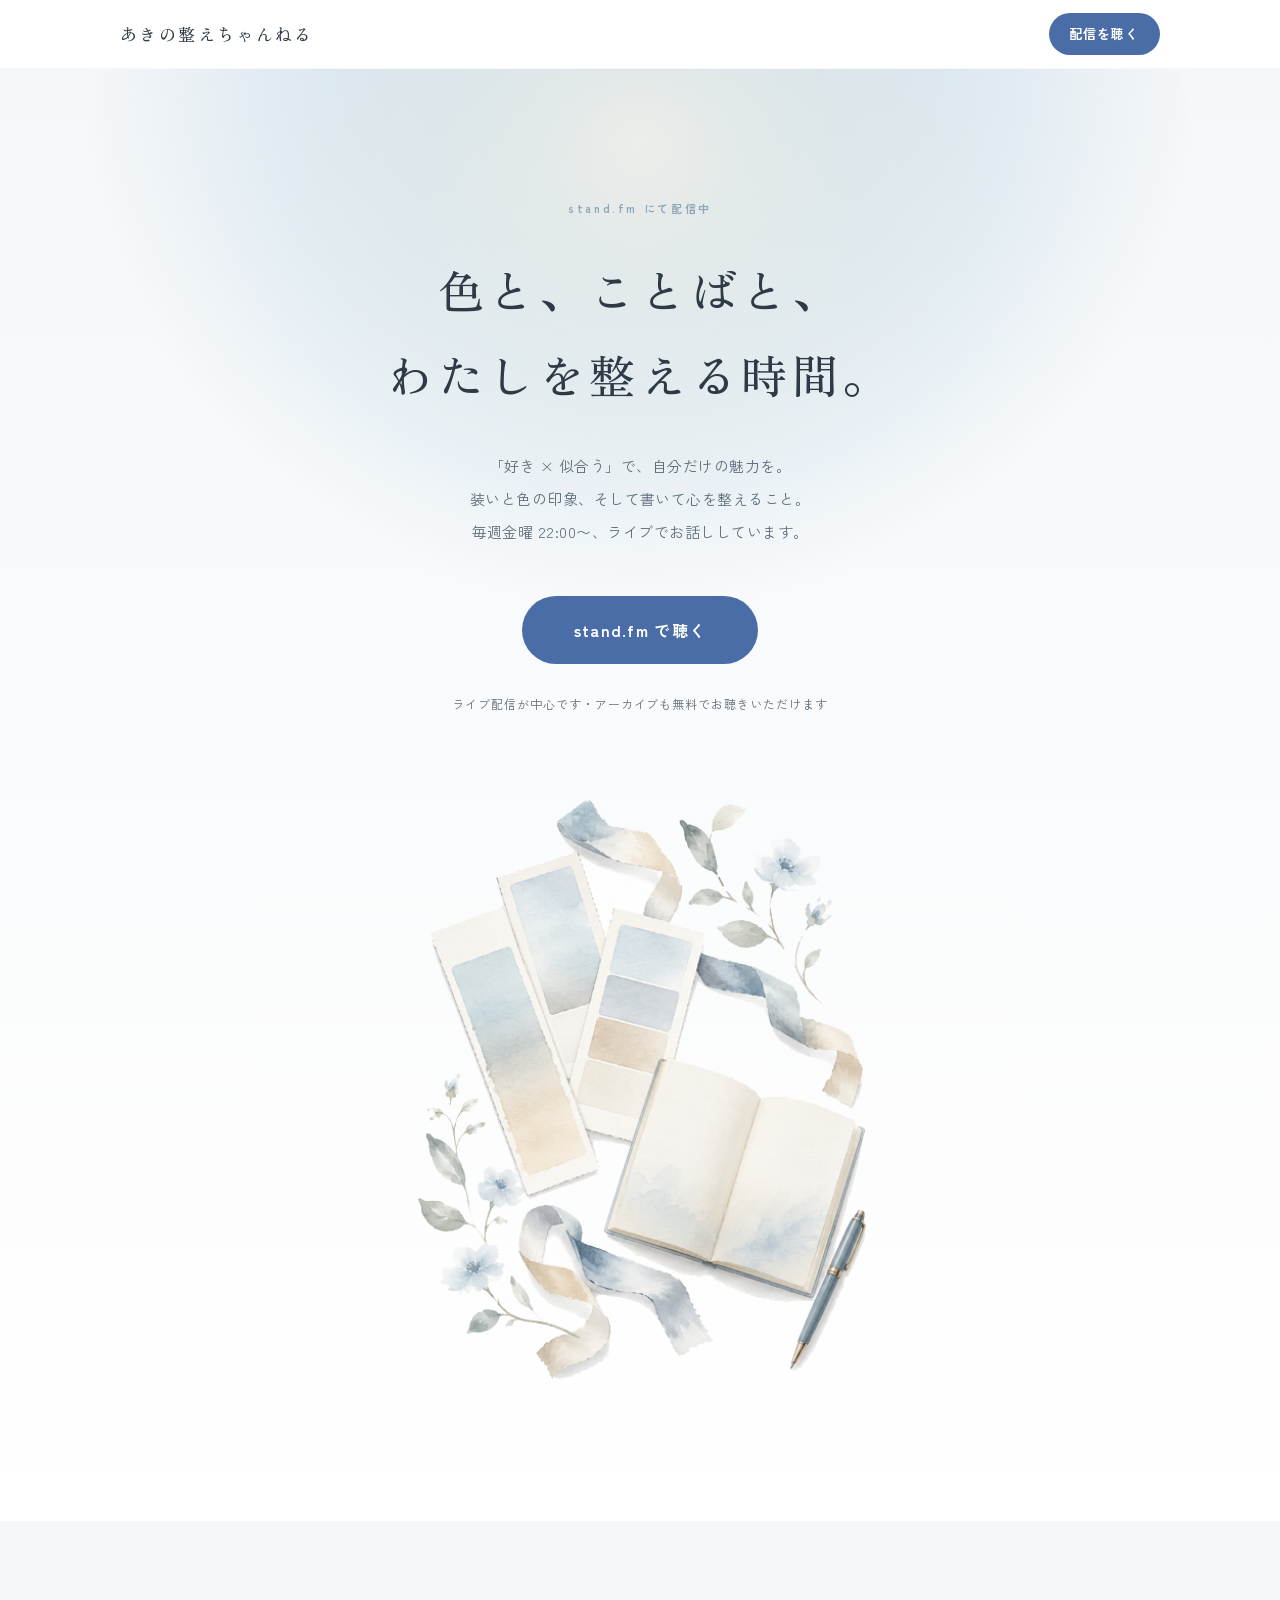
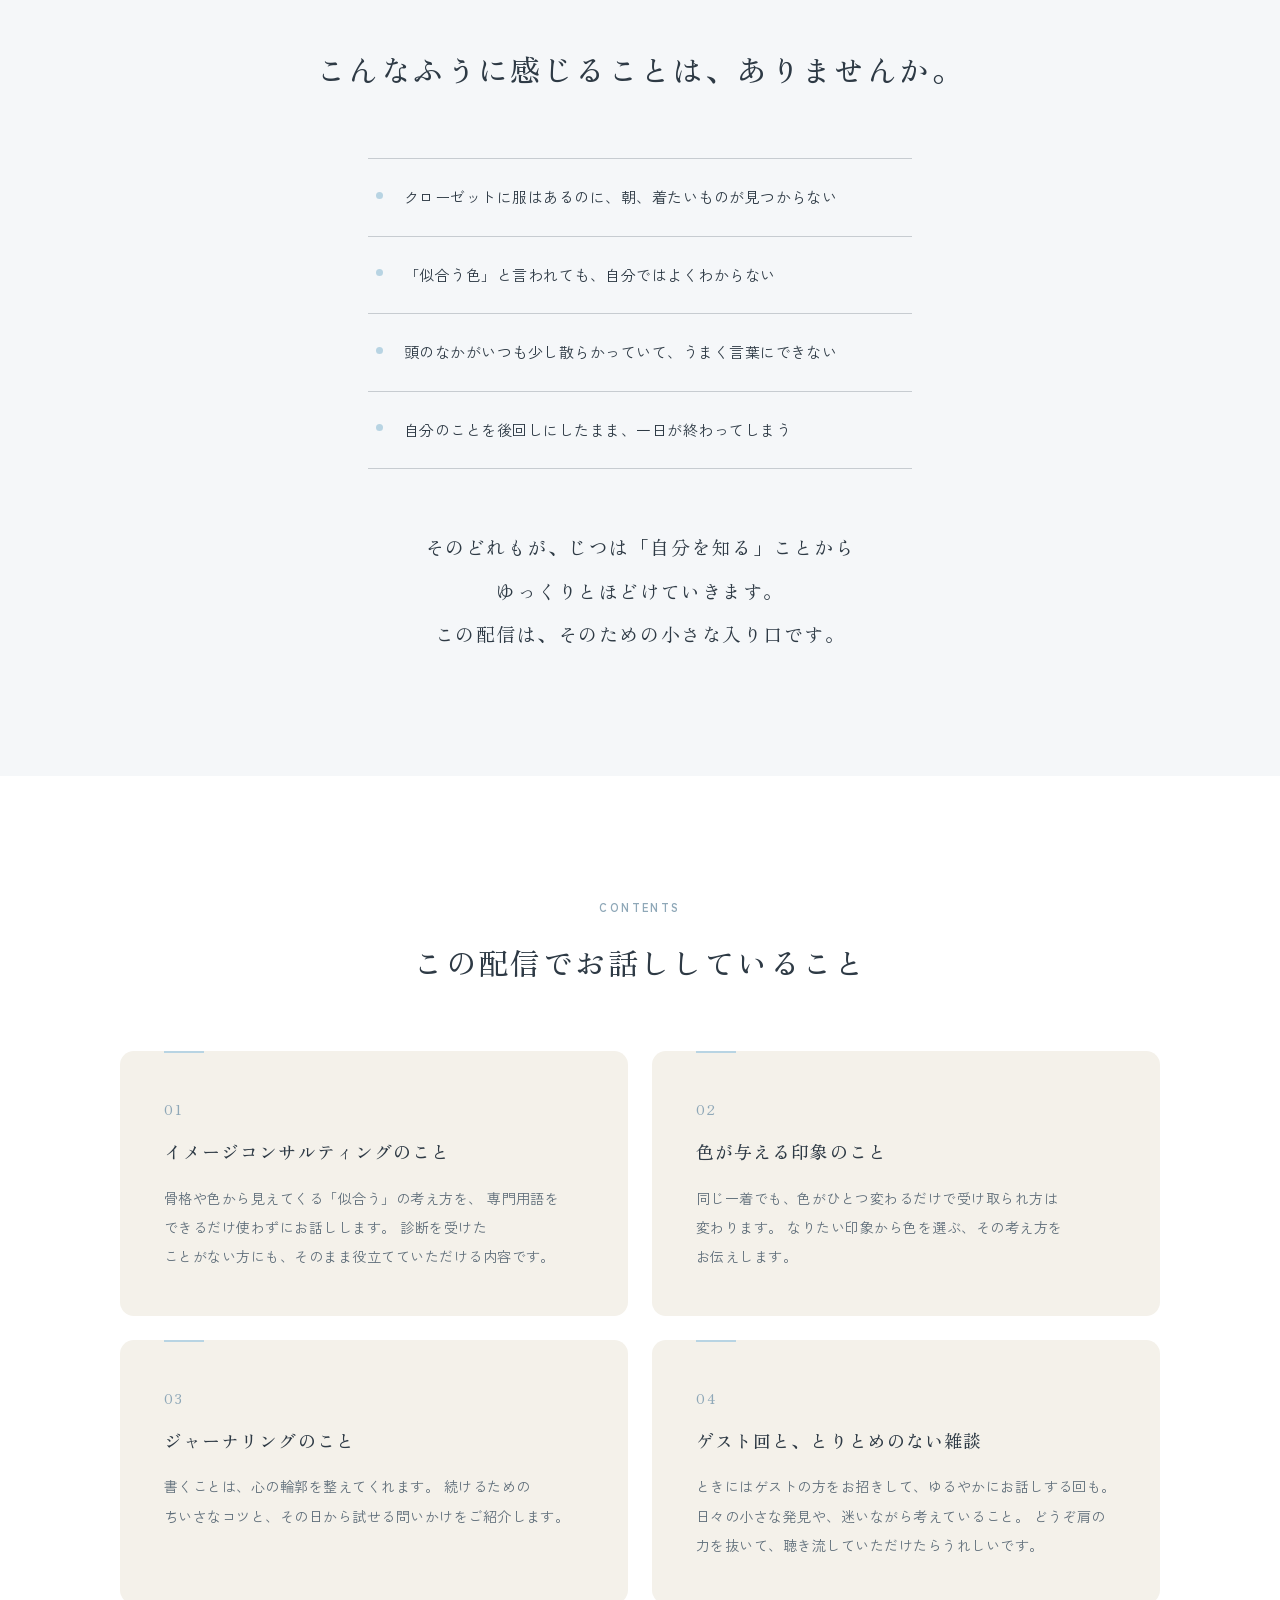
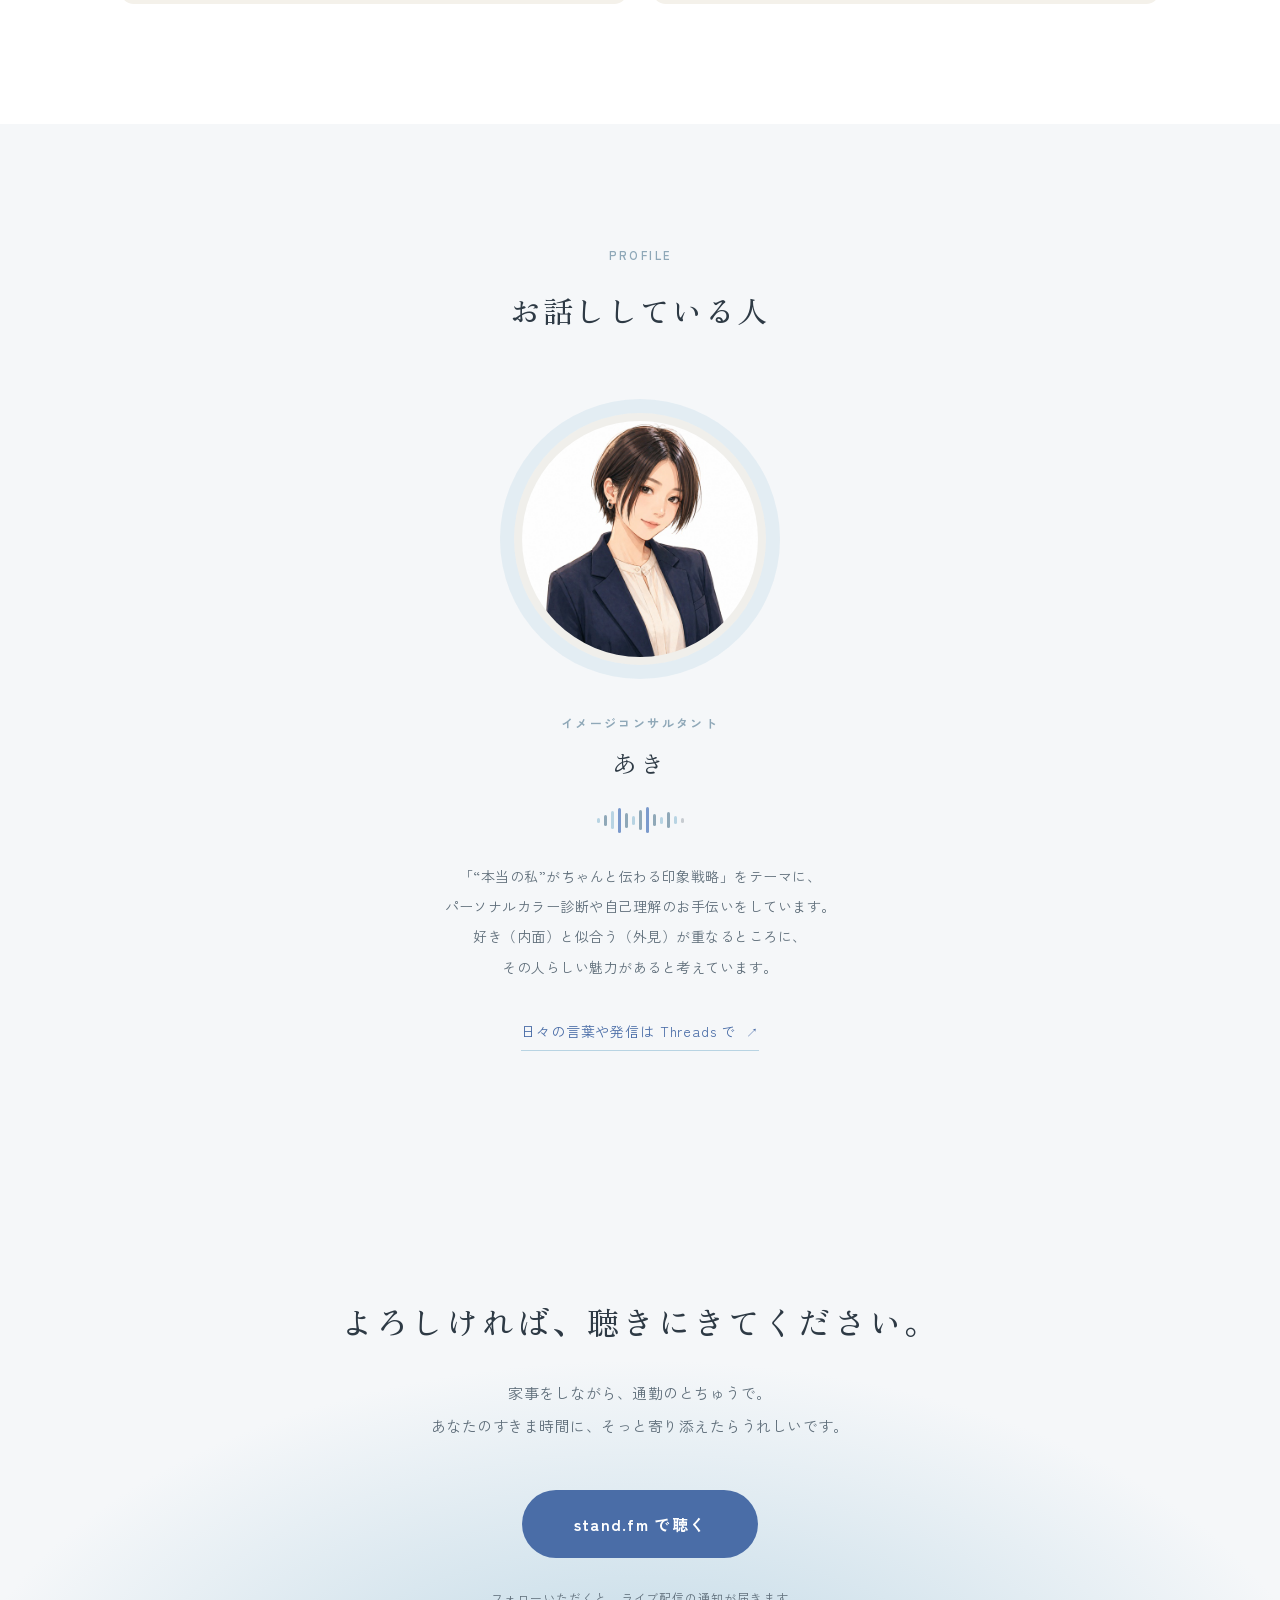
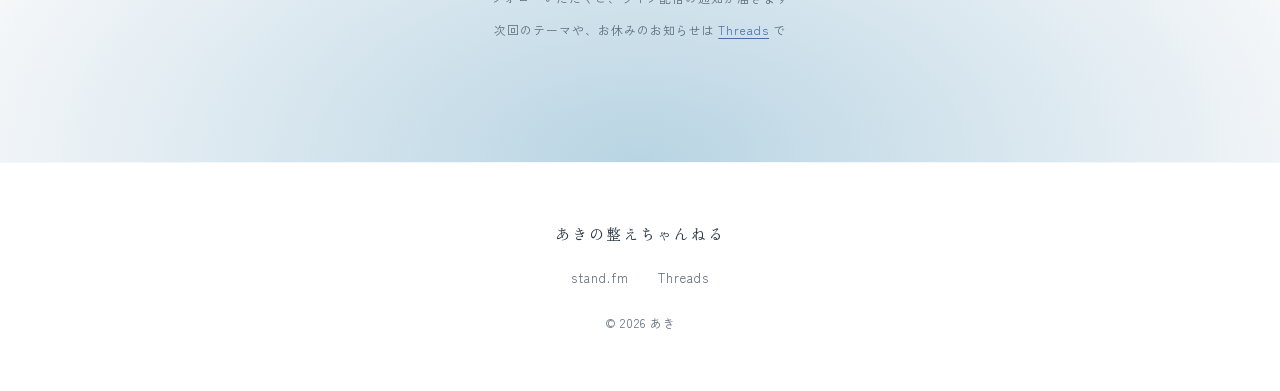
<file: index.html>
<!DOCTYPE html>
<html lang="ja">
<head>
  <meta charset="UTF-8">
  <meta name="viewport" content="width=device-width, initial-scale=1">

  <title>あきの整えちゃんねる｜色と、ことばと、わたしを整える時間</title>
  <meta name="description" content="「好き×似合う」で自分だけの魅力を。ファッションと色の印象、そして書いて心を整えること。イメージコンサルタントあきが、stand.fm でお話ししています。">

  <!-- OGP。og:image はSNSのクローラが解決できるよう絶対URLで指定します -->
  <meta property="og:site_name" content="あきの整えちゃんねる">
  <meta property="og:title" content="あきの整えちゃんねる｜色と、ことばと、わたしを整える時間">
  <meta property="og:description" content="「好き×似合う」で自分だけの魅力を。ファッションと色の印象、書いて心を整えること。stand.fm で配信中です。">
  <meta property="og:type" content="website">
  <meta property="og:url" content="https://akiimekon-standfm-lp.vercel.app/">
  <meta property="og:image" content="https://akiimekon-standfm-lp.vercel.app/ogp.jpg">
  <meta property="og:image:width" content="1200">
  <meta property="og:image:height" content="630">
  <meta property="og:locale" content="ja_JP">
  <meta name="twitter:card" content="summary_large_image">
  <link rel="canonical" href="https://akiimekon-standfm-lp.vercel.app/">

  <!-- WEBフォント（どの端末でも同じ書体で表示されます）
       見出し＝Zen Old Mincho（上品な明朝）／本文＝Zen Kaku Gothic New（やさしいゴシック） -->
  <link rel="preconnect" href="https://fonts.googleapis.com">
  <link rel="preconnect" href="https://fonts.gstatic.com" crossorigin>
  <link href="https://fonts.googleapis.com/css2?family=Zen+Kaku+Gothic+New:wght@400;500;700&family=Zen+Old+Mincho:wght@400;500;600&display=swap" rel="stylesheet">

  <link rel="stylesheet" href="styles.css">
</head>
<body>

<header class="site-header">
  <div class="container header-inner">
    <a href="#hero" class="logo">あきの整えちゃんねる</a>
    <a href="https://stand.fm/channels/6a38f52ef16ae5c2da4b3464" class="btn btn-sm" target="_blank" rel="noopener">配信を聴く</a>
  </div>
</header>

<main>

  <!-- ==================== ① ヒーロー ==================== -->
  <section id="hero" class="hero">
    <div class="container container-narrow">
      <p class="eyebrow">stand.fm にて配信中</p>
      <h1 class="hero-title">色と、ことばと、<br>わたしを整える時間。</h1>
      <p class="hero-lead">
        「好き × 似合う」で、自分だけの魅力を。<br>
        装いと色の印象、そして書いて心を整えること。<br class="br-pc">
        毎週金曜 22:00〜、ライブでお話ししています。
      </p>
      <div class="hero-actions">
        <a href="https://stand.fm/channels/6a38f52ef16ae5c2da4b3464" class="btn btn-lg" target="_blank" rel="noopener">stand.fm で聴く</a>
      </div>
      <p class="hero-note">ライブ配信が中心です・アーカイブも無料でお聴きいただけます</p>
      <div class="hero-image">
        <img src="images/hero.png" width="450" height="600"
             alt="色見本のカードとリボン、開いたノートとペン、青い水彩の花" fetchpriority="high">
      </div>
    </div>
  </section>

  <!-- ==================== ② 共感 ==================== -->
  <section id="empathy" class="section section-tinted">
    <div class="container container-narrow">
      <h2 class="section-title">こんなふうに感じることは、<br class="br-sp">ありませんか。</h2>

      <ul class="empathy-list">
        <li>クローゼットに服はあるのに、朝、着たいものが見つからない</li>
        <li>「似合う色」と言われても、自分ではよくわからない</li>
        <li>頭のなかがいつも少し散らかっていて、うまく言葉にできない</li>
        <li>自分のことを後回しにしたまま、一日が終わってしまう</li>
      </ul>

      <p class="empathy-bridge">
        そのどれもが、じつは「自分を知る」ことから<br>ゆっくりとほどけていきます。<br>
        この配信は、そのための小さな入り口です。
      </p>
    </div>
  </section>

  <!-- ==================== ③ 内容 ==================== -->
  <section id="contents" class="section">
    <div class="container">
      <p class="section-eyebrow">CONTENTS</p>
      <h2 class="section-title">この配信で<br class="br-sp">お話ししていること</h2>

      <div class="topic-grid">
        <article class="topic">
          <span class="topic-num">01</span>
          <h3>イメージコンサルティングのこと</h3>
          <p>
            骨格や色から見えてくる「似合う」の考え方を、
            専門用語をできるだけ使わずにお話しします。
            診断を受けたことがない方にも、そのまま役立てていただける内容です。
          </p>
        </article>

        <article class="topic">
          <span class="topic-num">02</span>
          <h3>色が与える印象のこと</h3>
          <p>
            同じ一着でも、色がひとつ変わるだけで受け取られ方は変わります。
            なりたい印象から色を選ぶ、その考え方をお伝えします。
          </p>
        </article>

        <article class="topic">
          <span class="topic-num">03</span>
          <h3>ジャーナリングのこと</h3>
          <p>
            書くことは、心の輪郭を整えてくれます。
            続けるためのちいさなコツと、その日から試せる問いかけをご紹介します。
          </p>
        </article>

        <article class="topic">
          <span class="topic-num">04</span>
          <h3>ゲスト回と、とりとめのない雑談</h3>
          <p>
            ときにはゲストの方をお招きして、ゆるやかにお話しする回も。
            日々の小さな発見や、迷いながら考えていること。
            どうぞ肩の力を抜いて、聴き流していただけたらうれしいです。
          </p>
        </article>
      </div>
    </div>
  </section>

  <!-- ==================== プロフィール ==================== -->
  <section id="profile" class="section section-tinted">
    <div class="container container-narrow">
      <p class="section-eyebrow">PROFILE</p>
      <h2 class="section-title">お話ししている人</h2>

      <div class="profile">
        <!-- 円形の写真のまわりに、音が広がるようなリングを重ねています -->
        <div class="profile-photo">
          <span class="ring ring-1" aria-hidden="true"></span>
          <span class="ring ring-2" aria-hidden="true"></span>
          <img src="profile.jpg" width="280" height="280"
               alt="あき｜イメージコンサルタント" decoding="async">
        </div>

        <p class="profile-role">イメージコンサルタント</p>
        <p class="profile-name">あき</p>

        <div class="wave" aria-hidden="true">
          <i></i><i></i><i></i><i></i><i></i><i></i><i></i>
          <i></i><i></i><i></i><i></i><i></i><i></i>
        </div>

        <p class="profile-bio">
          「“本当の私”がちゃんと伝わる印象戦略」をテーマに、<br class="br-pc">
          パーソナルカラー診断や自己理解のお手伝いをしています。<br class="br-pc">
          好き（内面）と似合う（外見）が重なるところに、<br class="br-pc">
          その人らしい魅力があると考えています。
        </p>

        <a class="link-threads" href="https://www.threads.com/@aki.imecon"
           target="_blank" rel="noopener">
          日々の言葉や発信は Threads で
        </a>
      </div>
    </div>
  </section>

  <!-- ==================== ④ CTA ==================== -->
  <section id="listen" class="cta">
    <div class="container container-narrow">
      <h2 class="cta-title">よろしければ、<br class="br-sp">聴きにきてください。</h2>
      <p class="cta-lead">
        家事をしながら、通勤のとちゅうで。<br>
        あなたのすきま時間に、そっと寄り添えたらうれしいです。
      </p>
      <a href="https://stand.fm/channels/6a38f52ef16ae5c2da4b3464" class="btn btn-lg" target="_blank" rel="noopener">stand.fm で聴く</a>
      <p class="cta-note">フォローいただくと、ライブ配信の通知が届きます</p>
      <p class="cta-sub">
        次回のテーマや、お休みのお知らせは
        <a href="https://www.threads.com/@aki.imecon" target="_blank" rel="noopener">Threads</a>
        で
      </p>
    </div>
  </section>

</main>

<!-- スクロールに合わせて、要素をふわっと表示します（さりげない動き1種類だけ） -->
<script>
  (function () {
    var reduce = window.matchMedia && window.matchMedia('(prefers-reduced-motion: reduce)').matches;
    var targets = document.querySelectorAll(
      '.hero-title, .hero-lead, .hero-actions, .hero-note, .hero-image,' +
      '.section-eyebrow, .section-title, .empathy-list, .empathy-bridge,' +
      '.topic, .profile, .cta-title, .cta-lead, #listen .btn, .cta-note, .cta-sub'
    );
    // 動きを控える設定・古い環境では、そのまま表示（何もしない）
    if (reduce || !('IntersectionObserver' in window)) return;

    targets.forEach(function (el) { el.classList.add('reveal'); });

    var io = new IntersectionObserver(function (entries) {
      entries.forEach(function (entry) {
        if (entry.isIntersecting) {
          entry.target.classList.add('is-visible');
          io.unobserve(entry.target);
        }
      });
    }, { threshold: 0.12, rootMargin: '0px 0px -8% 0px' });

    targets.forEach(function (el) { io.observe(el); });
  })();
</script>

<footer class="site-footer">
  <div class="container">
    <p class="footer-name">あきの整えちゃんねる</p>
    <p class="footer-links">
      <a href="https://stand.fm/channels/6a38f52ef16ae5c2da4b3464" target="_blank" rel="noopener">stand.fm</a>
      <a href="https://www.threads.com/@aki.imecon" target="_blank" rel="noopener">Threads</a>
    </p>
    <p class="copyright">&copy; 2026 あき</p>
  </div>
</footer>

</body>
</html>
</file>
<file: styles.css>
/* =========================================================
   カラーパレット
   ここの値を変えるとサイト全体の色が変わります
   ========================================================= */
:root {
  --pale-blue:   #B8D4E3;  /* メイン    ペールブルー   */
  --misty-white: #F5F7F9;  /* サブ      ミスティホワイト */
  --soft-gray:   #C7CCD1;  /* アクセント ソフトグレー   */
  --dusty-blue:  #8FA8B8;  /* アクセント ダスティブルー */
  --pearl-white: #F4F1EA;  /* アクセント パールホワイト */
  --cta:         #7B9ACC;  /* CTA・リンク コーンフラワーブルー */

  /* --cta を白文字の上に敷くと明るすぎて読めないため（コントラスト比 2.9:1）、
     ボタンの塗りとリンク文字には同系統を暗くした値を使用しています（5.2:1）。
     見出しの装飾や罫線などには --cta をそのまま使っています。 */
  --cta-deep:    #4A6DA7;
  --cta-darker:  #3C5C90;

  --ink:         #2E3A45;  /* 本文 */
  --ink-muted:   #5F6E7A;  /* 補足文 */

  --container:   1040px;
  --radius:      14px;

  --font-serif:  "Zen Old Mincho", "Hiragino Mincho ProN", "Yu Mincho",
                 "YuMincho", "Noto Serif JP", serif;
  --font-sans:   "Zen Kaku Gothic New", "Hiragino Sans", "Noto Sans JP",
                 "Yu Gothic", -apple-system, BlinkMacSystemFont, sans-serif;
}

/* パレットが淡色前提のため、ライトテーマに固定しています */
html { color-scheme: light; }

/* ========================= ベース ========================= */
* { box-sizing: border-box; }
html { scroll-behavior: smooth; }

body {
  margin: 0;
  font-family: var(--font-sans);
  font-size: 16px;
  line-height: 2;
  color: var(--ink);
  background: #fff;
  letter-spacing: 0.03em;
  -webkit-font-smoothing: antialiased;
}

img { max-width: 100%; height: auto; display: block; }

/* 日本語を文節単位で折り返す（「パーソナルカ／ラー診断」のような
   語中での改行を防ぎます）。未対応ブラウザでは通常の折り返しになります。 */
.hero-lead,
.empathy-list li,
.empathy-bridge,
.topic p,
.profile-bio,
.cta-lead {
  word-break: auto-phrase;
}

.container {
  width: min(100% - 2.5rem, var(--container));
  margin-inline: auto;
}
.container-narrow { width: min(100% - 2.5rem, 660px); }

.section { padding: clamp(4.5rem, 11vw, 7.5rem) 0; }
.section-tinted { background: var(--misty-white); }

.section-eyebrow {
  margin: 0 0 1rem;
  text-align: center;
  font-size: 0.6875rem;
  font-weight: 600;
  letter-spacing: 0.22em;
  color: var(--dusty-blue);
}

.section-title {
  margin: 0 0 clamp(2.5rem, 6vw, 3.75rem);
  font-family: var(--font-serif);
  font-size: clamp(1.375rem, 3.6vw, 1.875rem);
  font-weight: 500;
  line-height: 1.9;
  letter-spacing: 0.08em;
  text-align: center;
}

/* スマートフォンでのみ改行させる */
.br-sp { display: none; }
@media (max-width: 640px) { .br-sp { display: inline; } }

/* パソコンでのみ改行させる（文末が一行に孤立するのを防ぐため） */
.br-pc { display: inline; }
@media (max-width: 640px) { .br-pc { display: none; } }

/* ========================= ボタン ========================= */
.btn {
  display: inline-block;
  padding: 0.85em 2.4em;
  border: 1px solid transparent;
  border-radius: 999px;
  background: var(--cta-deep);
  color: #fff;
  font-family: var(--font-sans);
  font-size: 0.9375rem;
  font-weight: 600;
  letter-spacing: 0.08em;
  text-decoration: none;
  text-align: center;
  transition: background 0.3s ease, box-shadow 0.3s ease, transform 0.3s ease;
}
.btn:hover {
  background: var(--cta-darker);
  box-shadow: 0 10px 24px rgba(74, 109, 167, 0.22);
  transform: translateY(-2px);
}
.btn:focus-visible {
  outline: 2px solid var(--cta-deep);
  outline-offset: 3px;
}
.btn-sm { padding: 0.55em 1.5em; font-size: 0.8125rem; }
.btn-lg { padding: 1.05em 3.2em; font-size: 1rem; }

/* ========================= ヘッダー ========================= */
.site-header {
  position: sticky;
  top: 0;
  z-index: 50;
  background: rgba(255, 255, 255, 0.82);
  backdrop-filter: blur(12px);
  border-bottom: 1px solid var(--misty-white);
}
.header-inner {
  display: flex;
  align-items: center;
  justify-content: space-between;
  gap: 1rem;
  min-height: 68px;
}
.logo {
  font-family: var(--font-serif);
  font-size: 1.0625rem;
  font-weight: 500;
  letter-spacing: 0.14em;
  color: var(--ink);
  text-decoration: none;
}

/* ========================= ① ヒーロー ========================= */
.hero {
  position: relative;
  overflow: hidden;
  padding: clamp(3rem, 10vw, 9rem) 0 clamp(4.5rem, 12vw, 8rem);
  text-align: center;
  background:
    radial-gradient(70% 60% at 50% 0%, var(--pale-blue) 0%, transparent 62%),
    linear-gradient(180deg, var(--misty-white) 0%, #fff 100%);
}

/* 背景に浮かぶ、やわらかな円 */
.hero::before {
  content: "";
  position: absolute;
  top: -22%;
  left: 50%;
  width: min(120vw, 780px);
  aspect-ratio: 1;
  transform: translateX(-50%);
  border-radius: 50%;
  background: radial-gradient(circle, rgba(244, 241, 234, 0.85) 0%, transparent 66%);
  pointer-events: none;
}
.hero > .container { position: relative; }

.eyebrow {
  margin: 0 0 1.75rem;
  font-size: 0.6875rem;
  font-weight: 600;
  letter-spacing: 0.24em;
  color: var(--dusty-blue);
}

.hero-title {
  margin: 0 0 2rem;
  font-family: var(--font-serif);
  font-size: clamp(1.75rem, 5.6vw, 2.875rem);
  font-weight: 500;
  line-height: 1.85;
  letter-spacing: 0.1em;
}

.hero-lead {
  margin: 0 auto 3rem;
  max-width: 34rem;
  font-size: 0.9375rem;
  line-height: 2.2;
  color: var(--ink-muted);
}

.hero-actions { display: flex; justify-content: center; }

.hero-note {
  margin: 1.75rem 0 0;
  font-size: 0.75rem;
  letter-spacing: 0.08em;
  color: var(--ink-muted);
}

/* ボタンの下に、雰囲気を添える水彩イラスト（背景は切り抜き済み） */
.hero-image {
  margin: clamp(2.5rem, 6vw, 4rem) auto 0;
  max-width: 460px;
}
.hero-image img { width: 100%; }

/* ========================= ② 共感 ========================= */
.empathy-list {
  max-width: 34rem;
  margin: 0 auto;
  padding: 0;
  list-style: none;
}
.empathy-list li {
  position: relative;
  padding: 1.5rem 0 1.5rem 2.25rem;
  border-bottom: 1px solid var(--soft-gray);
  font-size: 0.9375rem;
  line-height: 1.9;
}
.empathy-list li:first-child { border-top: 1px solid var(--soft-gray); }

/* 行頭のちいさな円 */
.empathy-list li::before {
  content: "";
  position: absolute;
  top: 2.05rem;
  left: 0.5rem;
  width: 7px;
  height: 7px;
  border-radius: 50%;
  background: var(--pale-blue);
}

.empathy-bridge {
  margin: clamp(2.5rem, 6vw, 3.5rem) 0 0;
  text-align: center;
  font-family: var(--font-serif);
  font-size: clamp(1rem, 2.6vw, 1.1875rem);
  line-height: 2.3;
  letter-spacing: 0.08em;
  color: var(--ink);
}

/* ========================= ③ 内容 ========================= */
/* 4項目を 2×2 に配置。1列あまるのを避けるため auto-fit は使いません */
.topic-grid {
  display: grid;
  gap: 1.5rem;
  grid-template-columns: repeat(2, 1fr);
}
@media (max-width: 720px) {
  .topic-grid { grid-template-columns: 1fr; }
}

.topic {
  position: relative;
  padding: clamp(2rem, 4vw, 2.75rem);
  background: var(--pearl-white);
  border-radius: var(--radius);
}

/* 上辺のアクセントライン */
.topic::before {
  content: "";
  position: absolute;
  top: 0;
  left: clamp(2rem, 4vw, 2.75rem);
  width: 2.5rem;
  height: 2px;
  background: var(--pale-blue);
}

.topic-num {
  display: block;
  margin-bottom: 0.75rem;
  font-family: var(--font-serif);
  font-size: 0.875rem;
  letter-spacing: 0.16em;
  color: var(--dusty-blue);
}

.topic h3 {
  margin: 0 0 1rem;
  font-family: var(--font-serif);
  font-size: 1.125rem;
  font-weight: 500;
  line-height: 1.8;
  letter-spacing: 0.06em;
}

.topic p {
  margin: 0;
  font-size: 0.875rem;
  line-height: 2.1;
  color: var(--ink-muted);
}

/* ========================= プロフィール ========================= */
.profile { text-align: center; }

.profile-photo {
  position: relative;
  width: 280px;
  height: 280px;
  margin: 0 auto 2rem;
  display: grid;
  place-items: center;
}

/* 音がひろがっていくような、二重のやわらかいリング */
.profile-photo .ring {
  position: absolute;
  border-radius: 50%;
  pointer-events: none;
}
.profile-photo .ring-1 {
  inset: 0;
  background: var(--pale-blue);
  opacity: 0.3;
}
.profile-photo .ring-2 {
  inset: 14px;
  background: var(--pearl-white);
  opacity: 0.8;
}

.profile-photo img {
  position: relative;
  width: 236px;
  height: 236px;
  border-radius: 50%;
  object-fit: cover;
  object-position: 50% 20%;
}

.profile-role {
  margin: 0 0 0.25rem;
  font-size: 0.75rem;
  font-weight: 600;
  letter-spacing: 0.2em;
  color: var(--dusty-blue);
}

.profile-name {
  margin: 0 0 1.25rem;
  font-family: var(--font-serif);
  font-size: 1.5rem;
  letter-spacing: 0.16em;
}

.profile-bio {
  margin: 0 auto 2rem;
  max-width: 32rem;
  font-size: 0.875rem;
  line-height: 2.15;
  color: var(--ink-muted);
}

/* Threadsへのリンク */
.link-threads {
  display: inline-block;
  padding-bottom: 0.35rem;
  border-bottom: 1px solid var(--pale-blue);
  color: var(--cta-deep);
  font-size: 0.875rem;
  letter-spacing: 0.06em;
  text-decoration: none;
  transition: border-color 0.3s ease;
}
.link-threads::after {
  content: "↗";
  margin-left: 0.4em;
  font-size: 0.85em;
}
.link-threads:hover { border-color: var(--cta-deep); }

/* ========================= 音の波形 ========================= */
.wave {
  display: flex;
  align-items: center;
  justify-content: center;
  gap: 4px;
  height: 26px;
  margin: 0 0 1.75rem;
}
.wave i {
  width: 3px;
  border-radius: 99px;
  background: var(--pale-blue);
}
/* 中央ほど高く、両端へなだらかに落とす */
.wave i:nth-child(1)  { height: 20%; }
.wave i:nth-child(2)  { height: 42%; background: var(--dusty-blue); }
.wave i:nth-child(3)  { height: 70%; }
.wave i:nth-child(4)  { height: 96%; background: var(--cta); }
.wave i:nth-child(5)  { height: 58%; background: var(--dusty-blue); }
.wave i:nth-child(6)  { height: 34%; }
.wave i:nth-child(7)  { height: 78%; background: var(--dusty-blue); }
.wave i:nth-child(8)  { height: 100%; background: var(--cta); }
.wave i:nth-child(9)  { height: 46%; background: var(--dusty-blue); }
.wave i:nth-child(10) { height: 26%; }
.wave i:nth-child(11) { height: 62%; background: var(--dusty-blue); }
.wave i:nth-child(12) { height: 30%; }
.wave i:nth-child(13) { height: 18%; background: var(--soft-gray); }

/* ========================= ④ CTA ========================= */
.cta {
  padding: clamp(4.5rem, 12vw, 7.5rem) 0;
  text-align: center;
  background:
    radial-gradient(80% 100% at 50% 100%, var(--pale-blue) 0%, transparent 68%),
    var(--misty-white);
}

.cta-title {
  margin: 0 0 1.5rem;
  font-family: var(--font-serif);
  font-size: clamp(1.375rem, 4vw, 2rem);
  font-weight: 500;
  line-height: 1.9;
  letter-spacing: 0.1em;
}

.cta-lead {
  margin: 0 0 3rem;
  font-size: 0.9375rem;
  line-height: 2.2;
  color: var(--ink-muted);
}

.cta-note {
  margin: 1.75rem 0 0;
  font-size: 0.75rem;
  letter-spacing: 0.08em;
  color: var(--ink-muted);
}

.cta-sub {
  margin: 0.5rem 0 0;
  font-size: 0.75rem;
  letter-spacing: 0.08em;
  color: var(--ink-muted);
}
.cta-sub a {
  color: var(--cta-deep);
  text-underline-offset: 0.25em;
}

/* ========================= フッター ========================= */
.site-footer {
  padding: 3.5rem 0;
  text-align: center;
  border-top: 1px solid var(--misty-white);
}
.footer-name {
  margin: 0 0 1rem;
  font-family: var(--font-serif);
  font-size: 0.9375rem;
  letter-spacing: 0.14em;
}

.footer-links {
  display: flex;
  flex-wrap: wrap;
  gap: 1.75rem;
  justify-content: center;
  margin: 0 0 1.25rem;
  font-size: 0.8125rem;
  letter-spacing: 0.08em;
}
.footer-links a {
  color: var(--ink-muted);
  text-decoration: none;
}
.footer-links a:hover { color: var(--cta-deep); }
.copyright {
  margin: 0;
  font-size: 0.75rem;
  letter-spacing: 0.06em;
  color: var(--ink-muted);
}

/* ========================= スクロールでふわっと表示 =========================
   .reveal は JavaScript が付与します。JSが動かない環境では
   最初から表示されたまま（内容が消えない）になるよう設計しています。 */
.reveal {
  opacity: 0;
  transform: translateY(20px);
  transition: opacity 0.9s ease, transform 0.9s ease;
}
.reveal.is-visible {
  opacity: 1;
  transform: none;
}

@media (prefers-reduced-motion: reduce) {
  html { scroll-behavior: auto; }
  .btn:hover { transform: none; }
  /* 動きを控える設定の方には、アニメーションを無効化します */
  .reveal { opacity: 1; transform: none; transition: none; }
}
</file>
